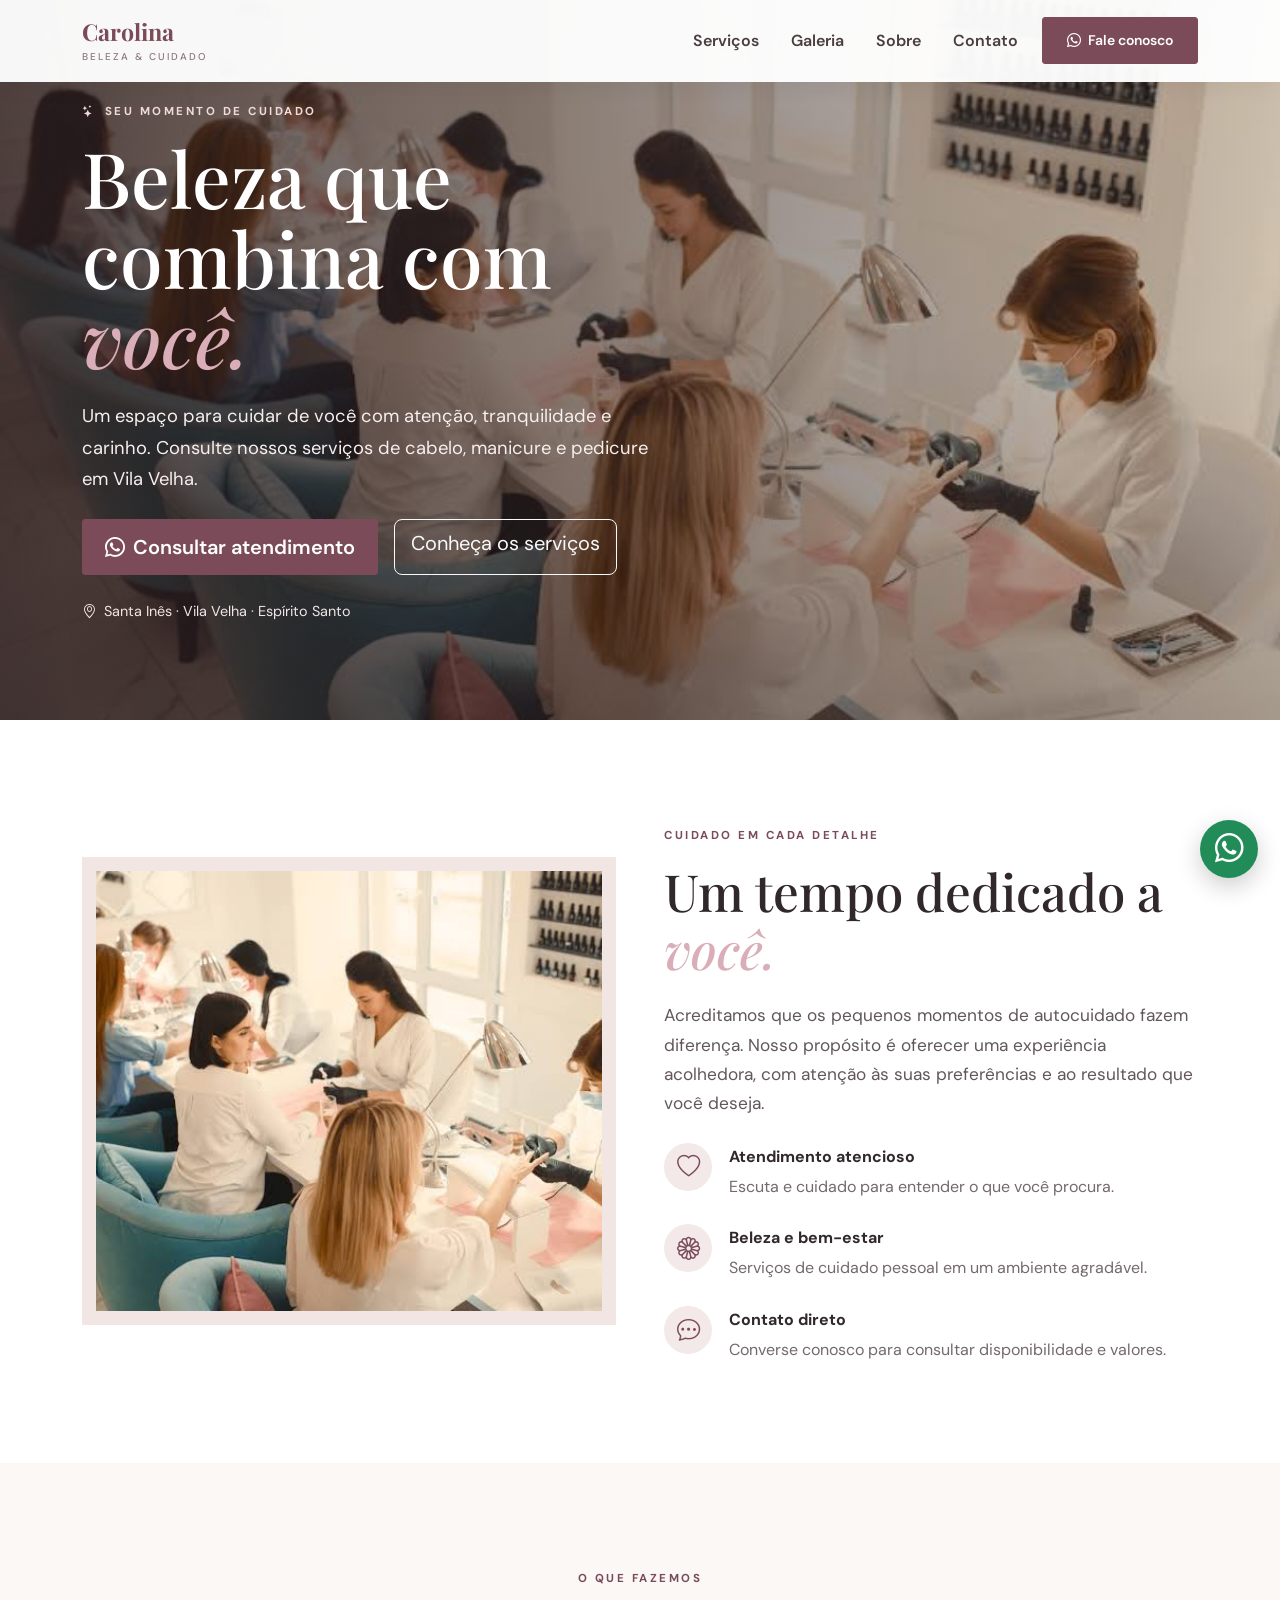
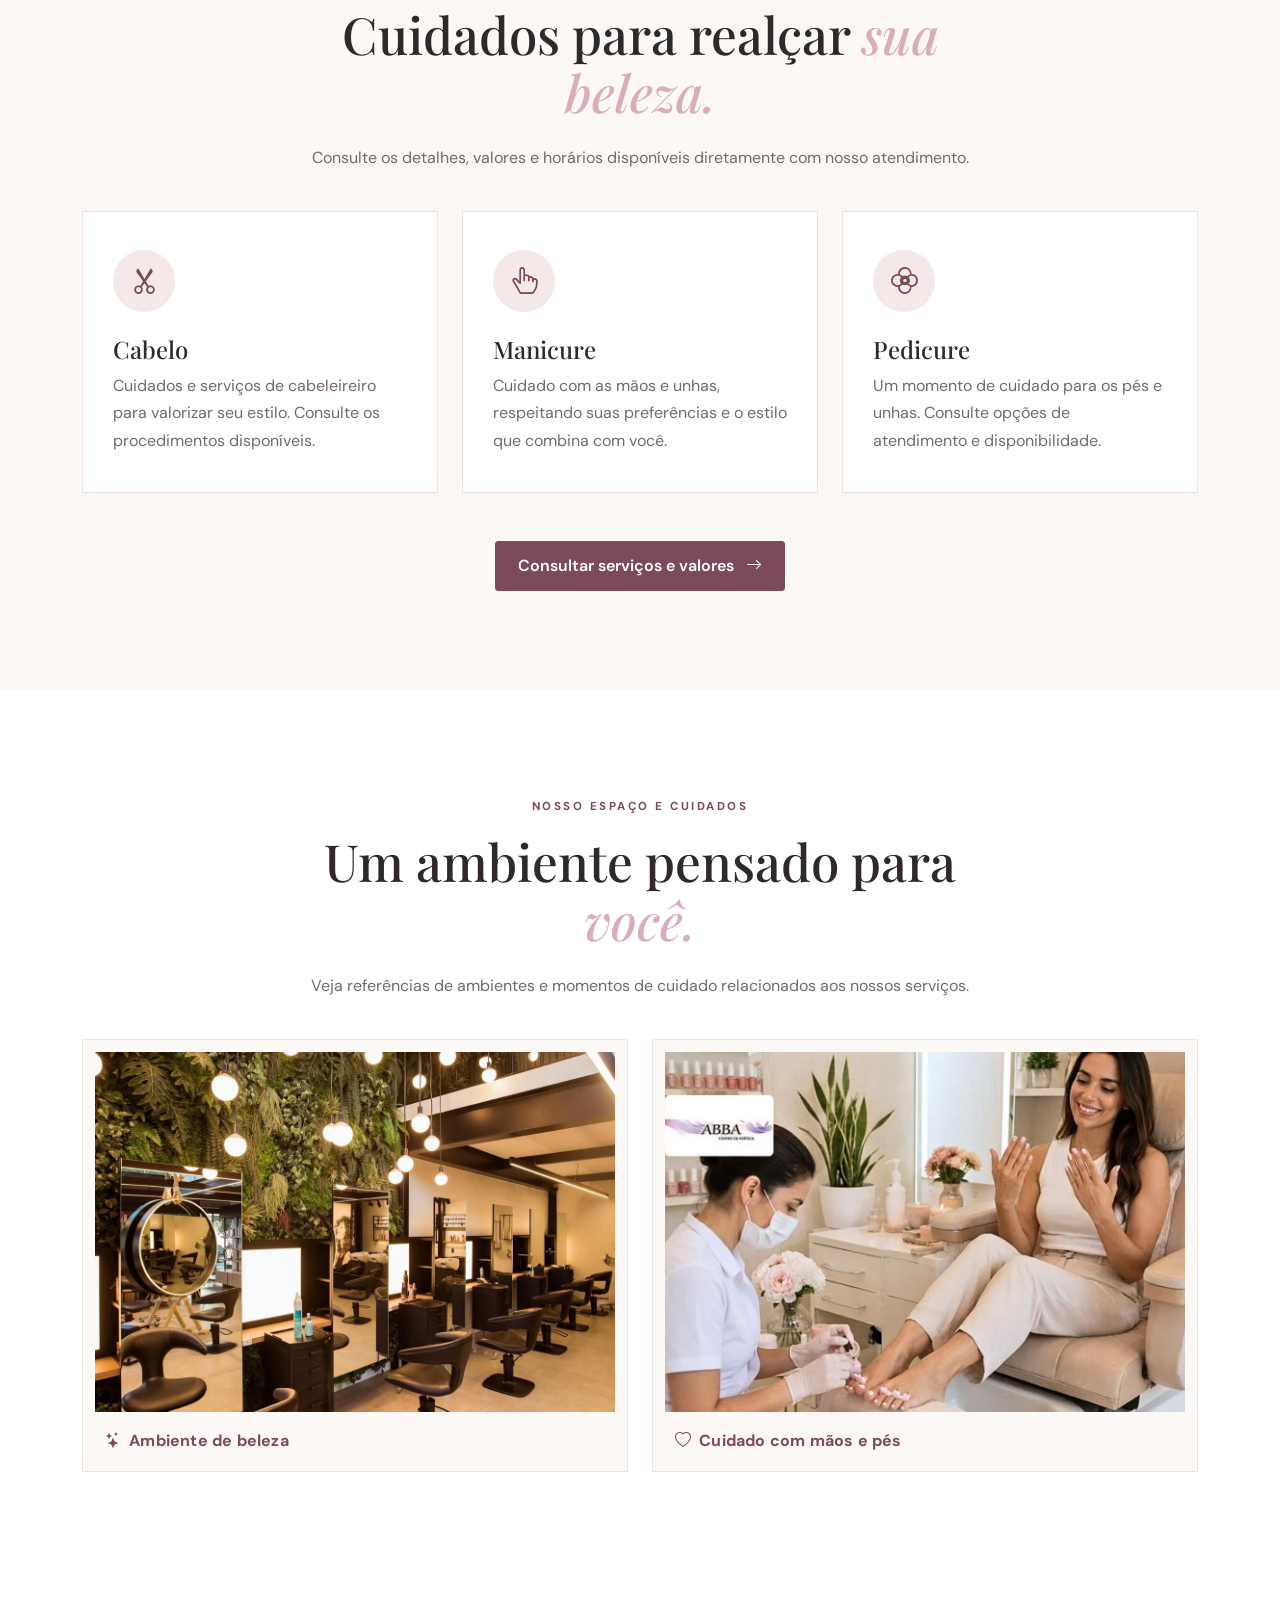
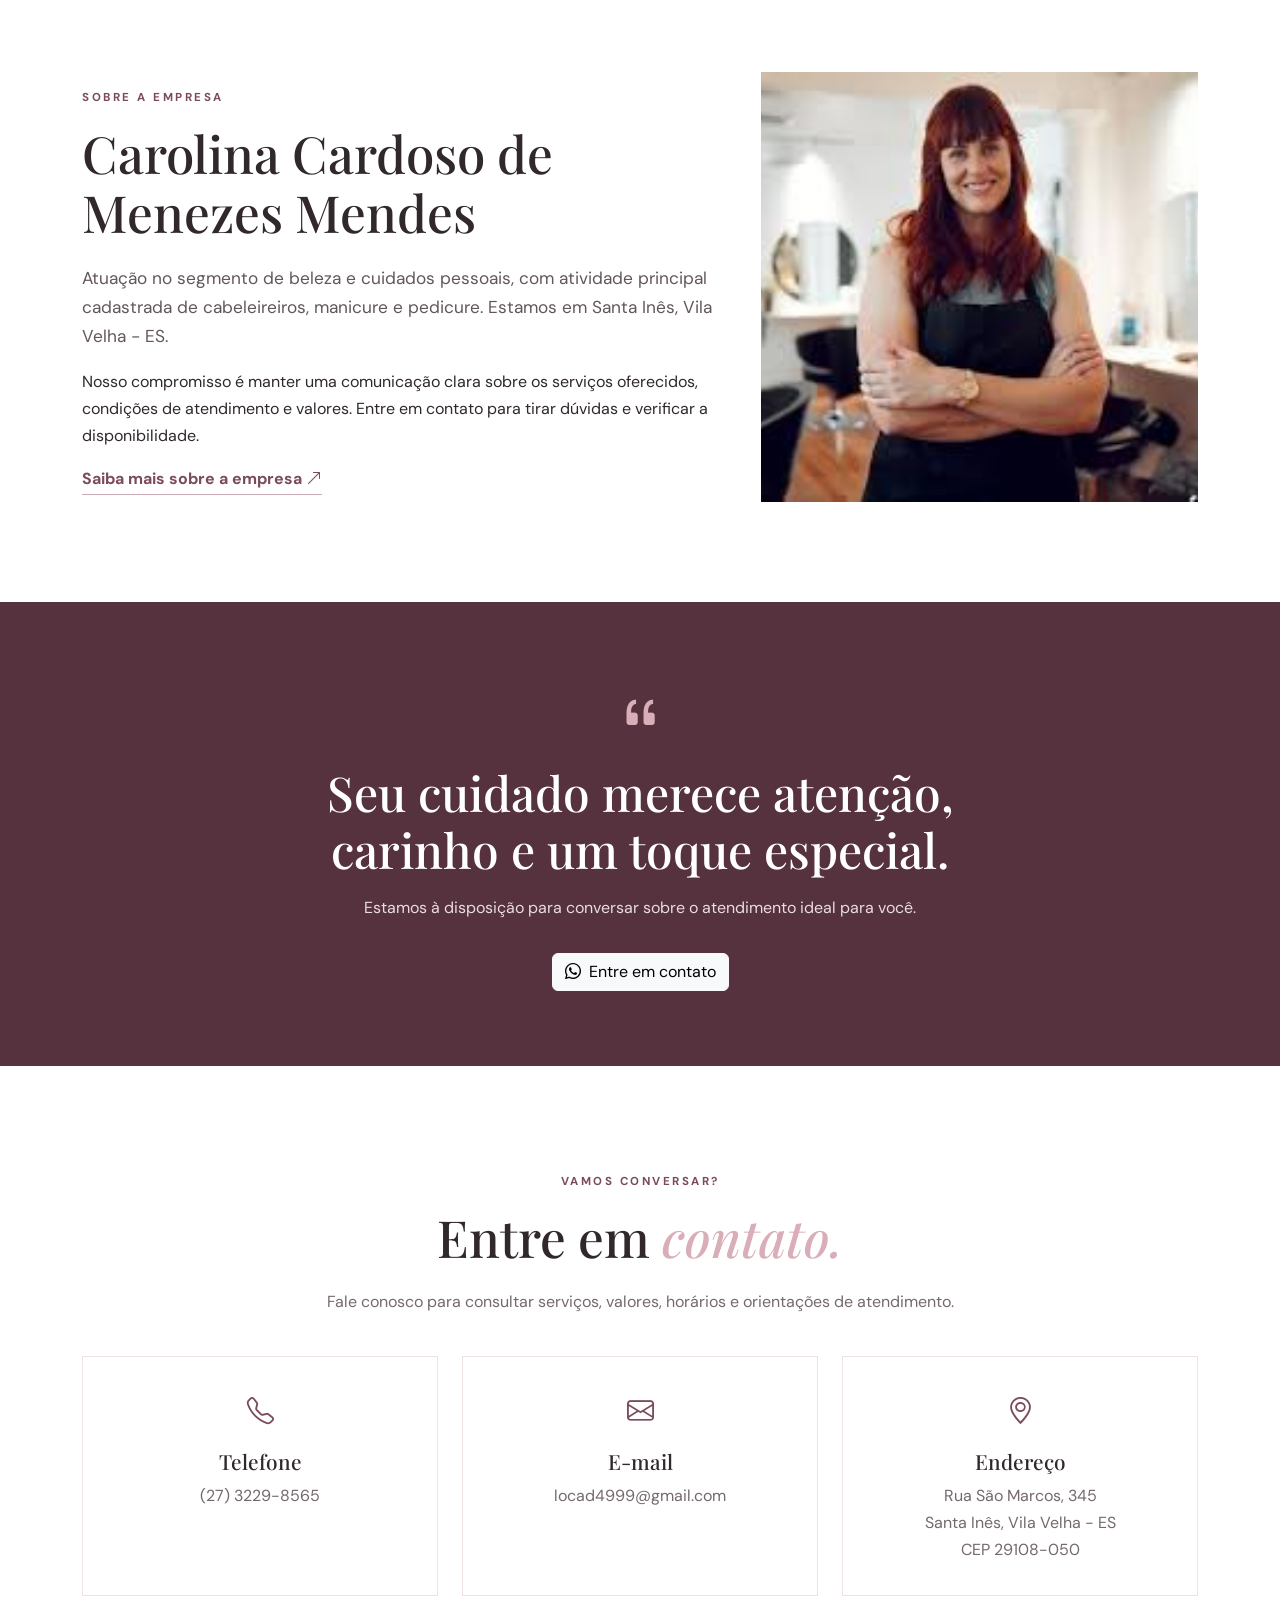
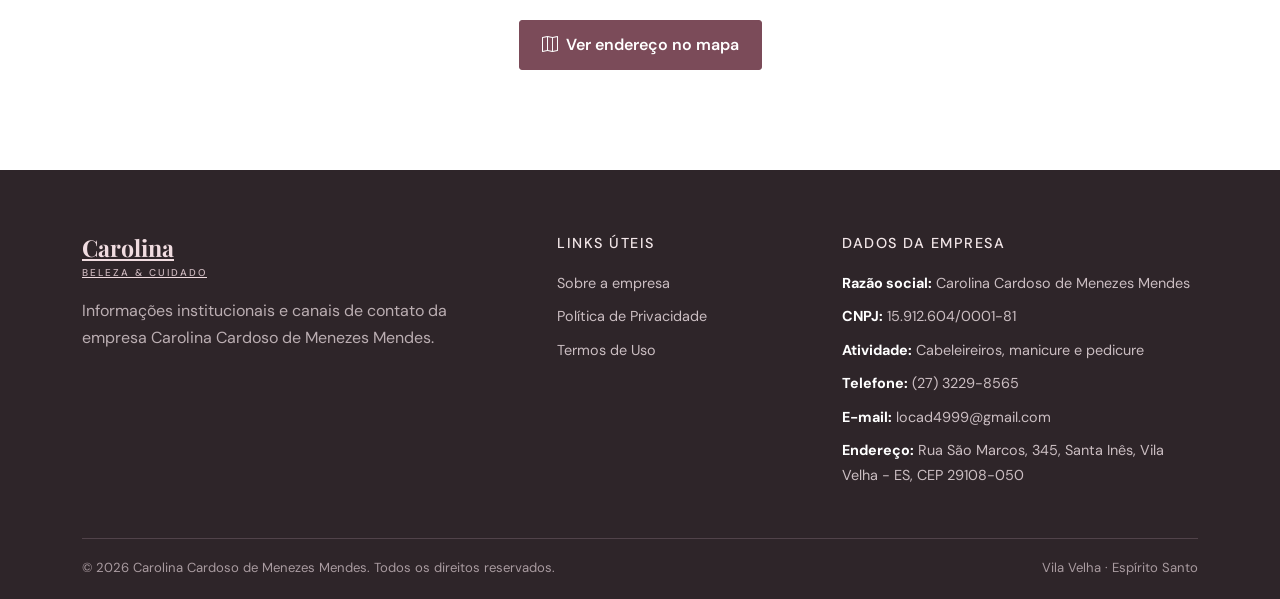
<file: index.html>
<!doctype html>
<html lang="pt-BR">
<head>
  <meta charset="utf-8">
  <meta name="viewport" content="width=device-width, initial-scale=1">
  <meta name="description" content="Atendimento em beleza, cabelo, manicure e pedicure em Santa Inês, Vila Velha - ES. Entre em contato para consultar serviços e horários.">
  <meta name="theme-color" content="#7b4b59">
  <title>Carolina Cardoso de Menezes Mendes | Beleza e cuidado</title>
  <link href="https://cdn.jsdelivr.net/npm/bootstrap@5.3.3/dist/css/bootstrap.min.css" rel="stylesheet">
  <link href="https://cdn.jsdelivr.net/npm/bootstrap-icons@1.11.3/font/bootstrap-icons.min.css" rel="stylesheet">
  <link rel="preconnect" href="https://fonts.googleapis.com">
  <link rel="preconnect" href="https://fonts.gstatic.com" crossorigin>
  <link href="https://fonts.googleapis.com/css2?family=DM+Sans:wght@400;500;600;700&family=Playfair+Display:wght@500;600;700&display=swap" rel="stylesheet">
  <link rel="stylesheet" href="styles.css">
</head>
<body>
<nav class="navbar navbar-expand-lg navbar-light fixed-top">
  <div class="container">
    <a class="navbar-brand" href="#inicio">Carolina <span>Beleza & Cuidado</span></a>
    <button class="navbar-toggler" type="button" data-bs-toggle="collapse" data-bs-target="#menu" aria-label="Abrir menu"><span class="navbar-toggler-icon"></span></button>
    <div class="collapse navbar-collapse" id="menu">
      <ul class="navbar-nav ms-auto align-items-lg-center gap-lg-3">
        <li class="nav-item"><a class="nav-link" href="#servicos">Serviços</a></li>
        <li class="nav-item"><a class="nav-link" href="#galeria">Galeria</a></li>
        <li class="nav-item"><a class="nav-link" href="#sobre">Sobre</a></li>
        <li class="nav-item"><a class="nav-link" href="#contato">Contato</a></li>
        <li class="nav-item"><a class="btn btn-brand btn-sm px-4" href="https://wa.me/552732298565" target="_blank" rel="noopener"><i class="bi bi-whatsapp me-1"></i> Fale conosco</a></li>
      </ul>
    </div>
  </div>
</nav>

<header id="inicio" class="hero">
  <div class="hero-shade"></div>
  <div class="container position-relative">
    <div class="row align-items-center min-vh-100 py-5">
      <div class="col-lg-7 py-5">
        <span class="eyebrow"><i class="bi bi-stars me-2"></i>Seu momento de cuidado</span>
        <h1>Beleza que combina com <em>você.</em></h1>
        <p class="hero-copy">Um espaço para cuidar de você com atenção, tranquilidade e carinho. Consulte nossos serviços de cabelo, manicure e pedicure em Vila Velha.</p>
        <div class="d-flex flex-wrap gap-3 mt-4">
          <a class="btn btn-brand btn-lg" href="https://wa.me/552732298565" target="_blank" rel="noopener"><i class="bi bi-whatsapp me-2"></i>Consultar atendimento</a>
          <a class="btn btn-outline-light btn-lg" href="#servicos">Conheça os serviços</a>
        </div>
        <div class="hero-note mt-4"><i class="bi bi-geo-alt me-2"></i>Santa Inês · Vila Velha · Espírito Santo</div>
      </div>
    </div>
  </div>
</header>

<section class="intro-section section-space">
  <div class="container">
    <div class="row align-items-center g-5">
      <div class="col-lg-6">
        <div class="photo-frame"><img src="assets/espaco-beleza.jpg" alt="Ambiente de salão com profissionais realizando cuidados de beleza" class="img-fluid"></div>
      </div>
      <div class="col-lg-6">
        <span class="eyebrow dark">Cuidado em cada detalhe</span>
        <h2 class="section-title">Um tempo dedicado a <em>você.</em></h2>
        <p class="lead-copy">Acreditamos que os pequenos momentos de autocuidado fazem diferença. Nosso propósito é oferecer uma experiência acolhedora, com atenção às suas preferências e ao resultado que você deseja.</p>
        <div class="feature-line"><i class="bi bi-heart"></i><div><strong>Atendimento atencioso</strong><p>Escuta e cuidado para entender o que você procura.</p></div></div>
        <div class="feature-line"><i class="bi bi-flower1"></i><div><strong>Beleza e bem-estar</strong><p>Serviços de cuidado pessoal em um ambiente agradável.</p></div></div>
        <div class="feature-line"><i class="bi bi-chat-dots"></i><div><strong>Contato direto</strong><p>Converse conosco para consultar disponibilidade e valores.</p></div></div>
      </div>
    </div>
  </div>
</section>

<section id="servicos" class="services-section section-space">
  <div class="container">
    <div class="text-center section-heading">
      <span class="eyebrow dark">O que fazemos</span>
      <h2 class="section-title">Cuidados para realçar <em>sua beleza.</em></h2>
      <p>Consulte os detalhes, valores e horários disponíveis diretamente com nosso atendimento.</p>
    </div>
    <div class="row g-4 mt-3">
      <div class="col-md-4"><article class="service-card"><div class="service-icon"><i class="bi bi-scissors"></i></div><h3>Cabelo</h3><p>Cuidados e serviços de cabeleireiro para valorizar seu estilo. Consulte os procedimentos disponíveis.</p></article></div>
      <div class="col-md-4"><article class="service-card"><div class="service-icon"><i class="bi bi-hand-index-thumb"></i></div><h3>Manicure</h3><p>Cuidado com as mãos e unhas, respeitando suas preferências e o estilo que combina com você.</p></article></div>
      <div class="col-md-4"><article class="service-card"><div class="service-icon"><i class="bi bi-flower2"></i></div><h3>Pedicure</h3><p>Um momento de cuidado para os pés e unhas. Consulte opções de atendimento e disponibilidade.</p></article></div>
    </div>
    <div class="text-center mt-5"><a class="btn btn-brand" href="https://wa.me/552732298565" target="_blank" rel="noopener">Consultar serviços e valores <i class="bi bi-arrow-right ms-2"></i></a></div>
  </div>
</section>


<section class="gallery-section section-space" id="galeria">
  <div class="container">
    <div class="text-center section-heading">
      <span class="eyebrow dark">Nosso espaço e cuidados</span>
      <h2 class="section-title">Um ambiente pensado para <em>você.</em></h2>
      <p>Veja referências de ambientes e momentos de cuidado relacionados aos nossos serviços.</p>
    </div>
    <div class="row g-4 mt-3">
      <div class="col-md-6">
        <figure class="gallery-card">
          <img src="assets/salao-moderno.jpg" alt="Salão de beleza moderno com cadeiras, espelhos e jardim vertical" class="img-fluid">
          <figcaption><i class="bi bi-stars me-2"></i>Ambiente de beleza</figcaption>
        </figure>
      </div>
      <div class="col-md-6">
        <figure class="gallery-card">
          <img src="assets/manicure-pedicure.jpg" alt="Atendimento de manicure e pedicure em espaço de estética" class="img-fluid">
          <figcaption><i class="bi bi-heart me-2"></i>Cuidado com mãos e pés</figcaption>
        </figure>
      </div>
    </div>
  </div>
</section>

<section id="sobre" class="about-section section-space">
  <div class="container">
    <div class="row align-items-center g-5">
      <div class="col-lg-5 order-lg-2"><img src="assets/atendimento-beleza.jpg" class="img-fluid about-photo" alt="Profissional de beleza em um ambiente de salão"></div>
      <div class="col-lg-7 order-lg-1">
        <span class="eyebrow dark">Sobre a empresa</span>
        <h2 class="section-title">Carolina Cardoso de Menezes Mendes</h2>
        <p class="lead-copy">Atuação no segmento de beleza e cuidados pessoais, com atividade principal cadastrada de cabeleireiros, manicure e pedicure. Estamos em Santa Inês, Vila Velha - ES.</p>
        <p>Nosso compromisso é manter uma comunicação clara sobre os serviços oferecidos, condições de atendimento e valores. Entre em contato para tirar dúvidas e verificar a disponibilidade.</p>
        <a href="sobre.html" class="text-link">Saiba mais sobre a empresa <i class="bi bi-arrow-up-right"></i></a>
      </div>
    </div>
  </div>
</section>

<section class="quote-section">
  <div class="container text-center">
    <i class="bi bi-quote quote-mark"></i>
    <h2>Seu cuidado merece atenção, carinho e um toque especial.</h2>
    <p>Estamos à disposição para conversar sobre o atendimento ideal para você.</p>
    <a class="btn btn-light mt-3" href="https://wa.me/552732298565" target="_blank" rel="noopener"><i class="bi bi-whatsapp me-2"></i>Entre em contato</a>
  </div>
</section>

<section id="contato" class="contact-section section-space">
  <div class="container">
    <div class="text-center section-heading">
      <span class="eyebrow dark">Vamos conversar?</span>
      <h2 class="section-title">Entre em <em>contato.</em></h2>
      <p>Fale conosco para consultar serviços, valores, horários e orientações de atendimento.</p>
    </div>
    <div class="row g-4 mt-2">
      <div class="col-md-4"><div class="contact-card"><i class="bi bi-telephone"></i><h3>Telefone</h3><a href="tel:+552732298565">(27) 3229-8565</a></div></div>
      <div class="col-md-4"><div class="contact-card"><i class="bi bi-envelope"></i><h3>E-mail</h3><a href="mailto:locad4999@gmail.com">locad4999@gmail.com</a></div></div>
      <div class="col-md-4"><div class="contact-card"><i class="bi bi-geo-alt"></i><h3>Endereço</h3><p>Rua São Marcos, 345<br>Santa Inês, Vila Velha - ES<br>CEP 29108-050</p></div></div>
    </div>
    <div class="text-center mt-4"><a class="btn btn-brand" href="https://www.google.com/maps/search/?api=1&query=Rua+Sao+Marcos+345+Santa+Ines+Vila+Velha+ES+29108-050" target="_blank" rel="noopener"><i class="bi bi-map me-2"></i>Ver endereço no mapa</a></div>
  </div>
</section>

<footer class="site-footer">
  <div class="container">
    <div class="row gy-4">
      <div class="col-lg-5"><a class="footer-brand" href="#inicio">Carolina <span>Beleza & Cuidado</span></a><p class="footer-about">Informações institucionais e canais de contato da empresa Carolina Cardoso de Menezes Mendes.</p></div>
      <div class="col-6 col-lg-3"><h3>Links úteis</h3><ul class="footer-links"><li><a href="sobre.html">Sobre a empresa</a></li><li><a href="politica-de-privacidade.html">Política de Privacidade</a></li><li><a href="termos-de-uso.html">Termos de Uso</a></li></ul></div>
      <div class="col-6 col-lg-4"><h3>Dados da empresa</h3><ul class="footer-data"><li><strong>Razão social:</strong> Carolina Cardoso de Menezes Mendes</li><li><strong>CNPJ:</strong> 15.912.604/0001-81</li><li><strong>Atividade:</strong> Cabeleireiros, manicure e pedicure</li><li><strong>Telefone:</strong> (27) 3229-8565</li><li><strong>E-mail:</strong> locad4999@gmail.com</li><li><strong>Endereço:</strong> Rua São Marcos, 345, Santa Inês, Vila Velha - ES, CEP 29108-050</li></ul></div>
    </div>
    <div class="footer-bottom"><span>© <span id="year"></span> Carolina Cardoso de Menezes Mendes. Todos os direitos reservados.</span><span>Vila Velha · Espírito Santo</span></div>
  </div>
</footer>
<a class="whatsapp-float" href="https://wa.me/552732298565" target="_blank" rel="noopener" aria-label="Fale pelo WhatsApp"><i class="bi bi-whatsapp"></i></a>
<script src="https://cdn.jsdelivr.net/npm/bootstrap@5.3.3/dist/js/bootstrap.bundle.min.js"></script>
<script>document.getElementById('year').textContent = new Date().getFullYear();</script>
</body>
</html>
</file>
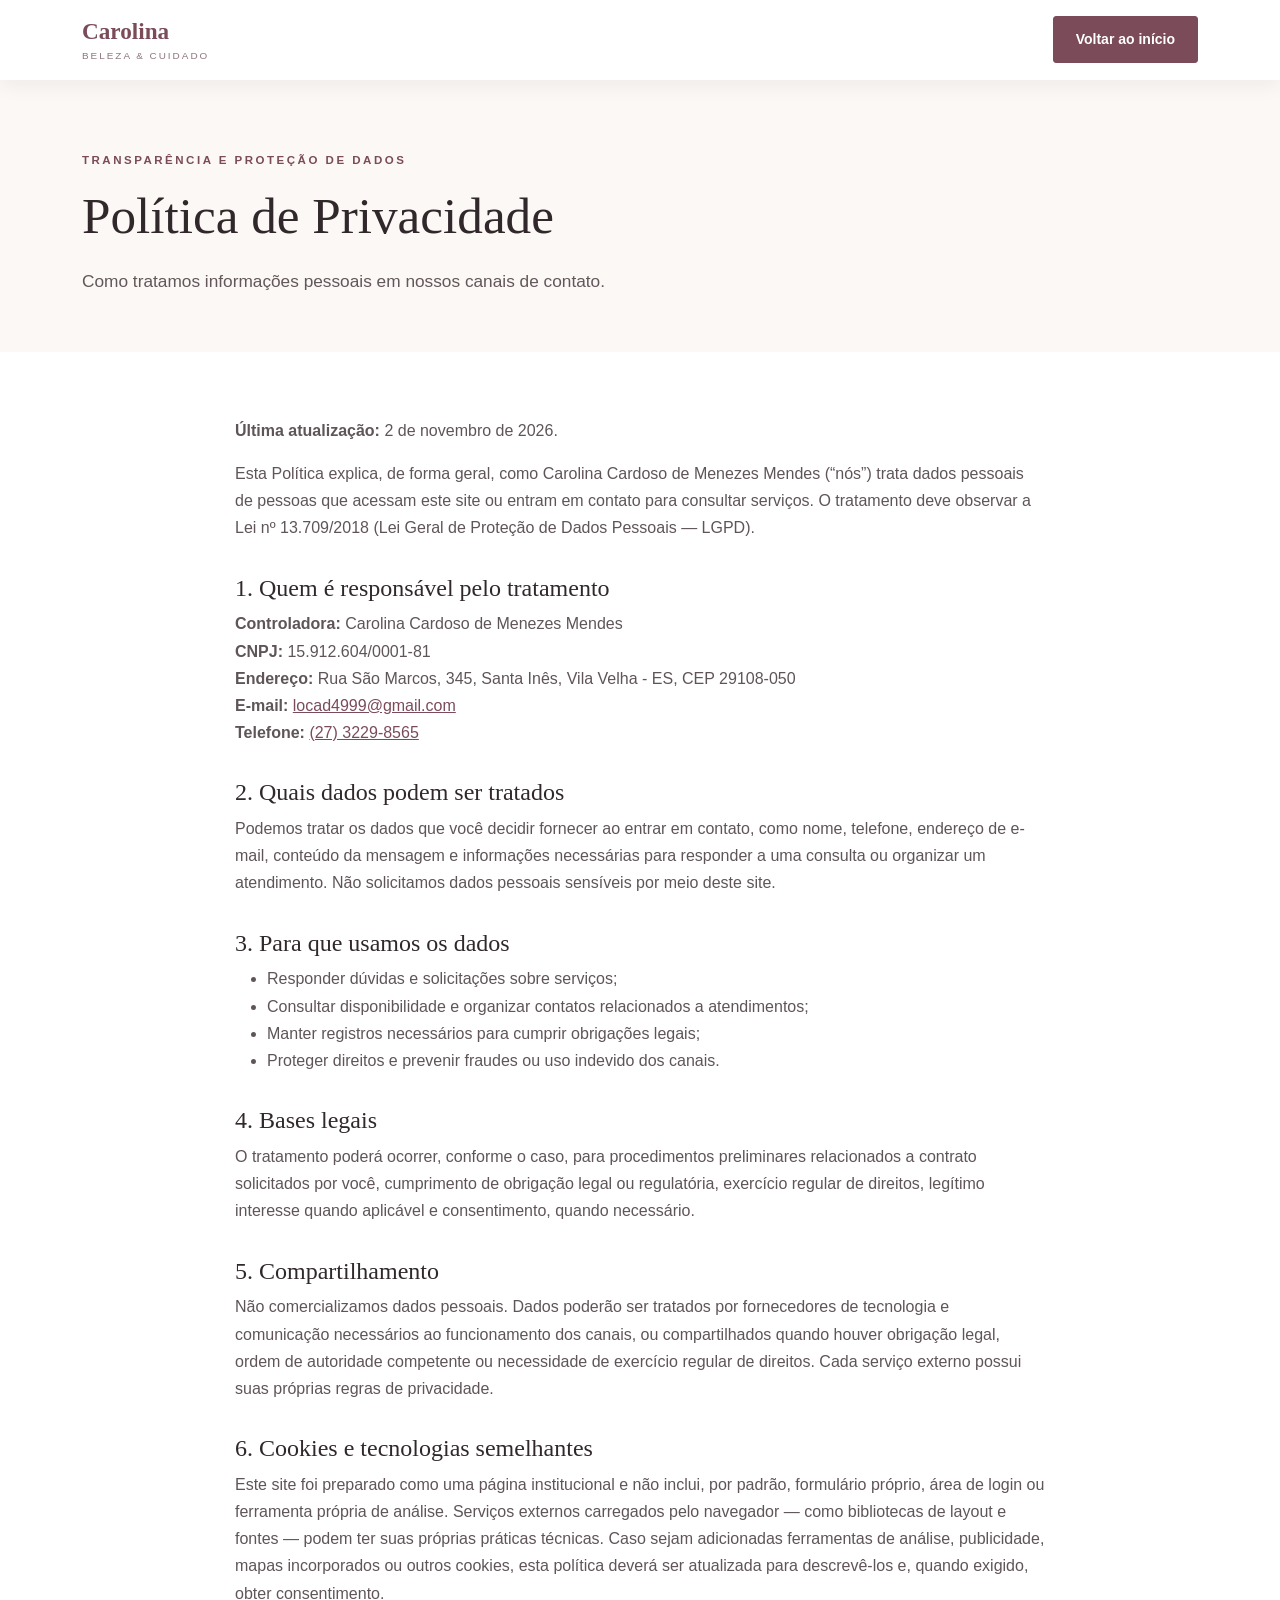
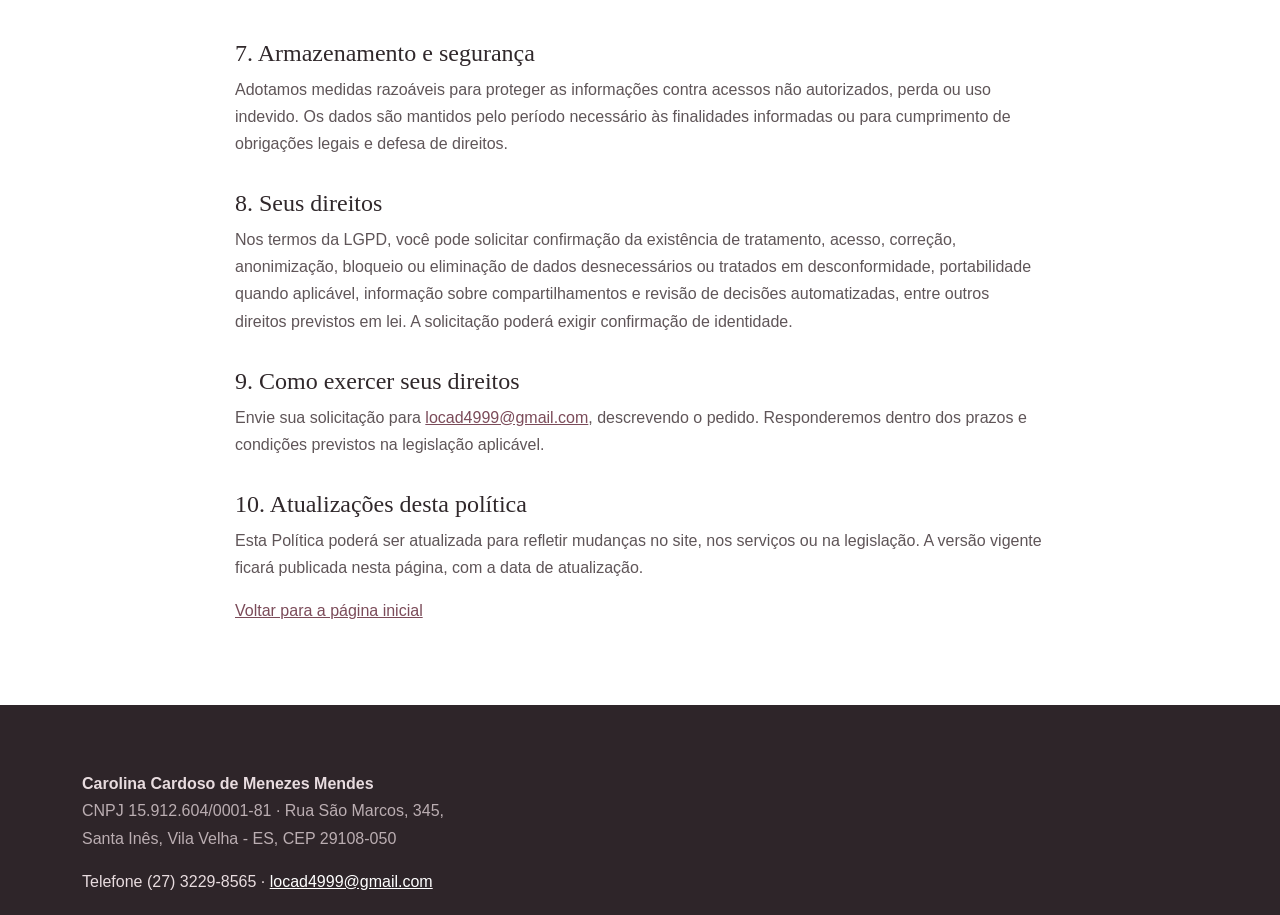
<file: politica-de-privacidade.html>
<!doctype html><html lang="pt-BR"><head><meta charset="utf-8"><meta name="viewport" content="width=device-width, initial-scale=1"><title>Política de Privacidade | Carolina Cardoso de Menezes Mendes</title><link href="https://cdn.jsdelivr.net/npm/bootstrap@5.3.3/dist/css/bootstrap.min.css" rel="stylesheet"><link rel="stylesheet" href="styles.css"></head><body><nav class="navbar fixed-top"><div class="container"><a class="navbar-brand" href="index.html">Carolina <span>Beleza & Cuidado</span></a><a class="btn btn-brand btn-sm" href="index.html">Voltar ao início</a></div></nav><header class="legal-hero"><div class="container"><span class="eyebrow dark">Transparência e proteção de dados</span><h1 class="section-title">Política de Privacidade</h1><p class="lead-copy mb-0">Como tratamos informações pessoais em nossos canais de contato.</p></div></header><main class="container legal-content"><p><strong>Última atualização:</strong> 2 de novembro de 2026.</p><p>Esta Política explica, de forma geral, como Carolina Cardoso de Menezes Mendes (“nós”) trata dados pessoais de pessoas que acessam este site ou entram em contato para consultar serviços. O tratamento deve observar a Lei nº 13.709/2018 (Lei Geral de Proteção de Dados Pessoais — LGPD).</p><h2>1. Quem é responsável pelo tratamento</h2><p><strong>Controladora:</strong> Carolina Cardoso de Menezes Mendes<br><strong>CNPJ:</strong> 15.912.604/0001-81<br><strong>Endereço:</strong> Rua São Marcos, 345, Santa Inês, Vila Velha - ES, CEP 29108-050<br><strong>E-mail:</strong> <a href="mailto:locad4999@gmail.com">locad4999@gmail.com</a><br><strong>Telefone:</strong> <a href="tel:+552732298565">(27) 3229-8565</a></p><h2>2. Quais dados podem ser tratados</h2><p>Podemos tratar os dados que você decidir fornecer ao entrar em contato, como nome, telefone, endereço de e-mail, conteúdo da mensagem e informações necessárias para responder a uma consulta ou organizar um atendimento. Não solicitamos dados pessoais sensíveis por meio deste site.</p><h2>3. Para que usamos os dados</h2><ul><li>Responder dúvidas e solicitações sobre serviços;</li><li>Consultar disponibilidade e organizar contatos relacionados a atendimentos;</li><li>Manter registros necessários para cumprir obrigações legais;</li><li>Proteger direitos e prevenir fraudes ou uso indevido dos canais.</li></ul><h2>4. Bases legais</h2><p>O tratamento poderá ocorrer, conforme o caso, para procedimentos preliminares relacionados a contrato solicitados por você, cumprimento de obrigação legal ou regulatória, exercício regular de direitos, legítimo interesse quando aplicável e consentimento, quando necessário.</p><h2>5. Compartilhamento</h2><p>Não comercializamos dados pessoais. Dados poderão ser tratados por fornecedores de tecnologia e comunicação necessários ao funcionamento dos canais, ou compartilhados quando houver obrigação legal, ordem de autoridade competente ou necessidade de exercício regular de direitos. Cada serviço externo possui suas próprias regras de privacidade.</p><h2>6. Cookies e tecnologias semelhantes</h2><p>Este site foi preparado como uma página institucional e não inclui, por padrão, formulário próprio, área de login ou ferramenta própria de análise. Serviços externos carregados pelo navegador — como bibliotecas de layout e fontes — podem ter suas próprias práticas técnicas. Caso sejam adicionadas ferramentas de análise, publicidade, mapas incorporados ou outros cookies, esta política deverá ser atualizada para descrevê-los e, quando exigido, obter consentimento.</p><h2>7. Armazenamento e segurança</h2><p>Adotamos medidas razoáveis para proteger as informações contra acessos não autorizados, perda ou uso indevido. Os dados são mantidos pelo período necessário às finalidades informadas ou para cumprimento de obrigações legais e defesa de direitos.</p><h2>8. Seus direitos</h2><p>Nos termos da LGPD, você pode solicitar confirmação da existência de tratamento, acesso, correção, anonimização, bloqueio ou eliminação de dados desnecessários ou tratados em desconformidade, portabilidade quando aplicável, informação sobre compartilhamentos e revisão de decisões automatizadas, entre outros direitos previstos em lei. A solicitação poderá exigir confirmação de identidade.</p><h2>9. Como exercer seus direitos</h2><p>Envie sua solicitação para <a href="mailto:locad4999@gmail.com">locad4999@gmail.com</a>, descrevendo o pedido. Responderemos dentro dos prazos e condições previstos na legislação aplicável.</p><h2>10. Atualizações desta política</h2><p>Esta Política poderá ser atualizada para refletir mudanças no site, nos serviços ou na legislação. A versão vigente ficará publicada nesta página, com a data de atualização.</p><p><a href="index.html">Voltar para a página inicial</a></p></main><footer class="site-footer"><div class="container"><strong>Carolina Cardoso de Menezes Mendes</strong><p class="footer-about">CNPJ 15.912.604/0001-81 · Rua São Marcos, 345, Santa Inês, Vila Velha - ES, CEP 29108-050</p><p class="mb-0">Telefone (27) 3229-8565 · <a class="text-white" href="mailto:locad4999@gmail.com">locad4999@gmail.com</a></p></div></footer></body></html>
</file>
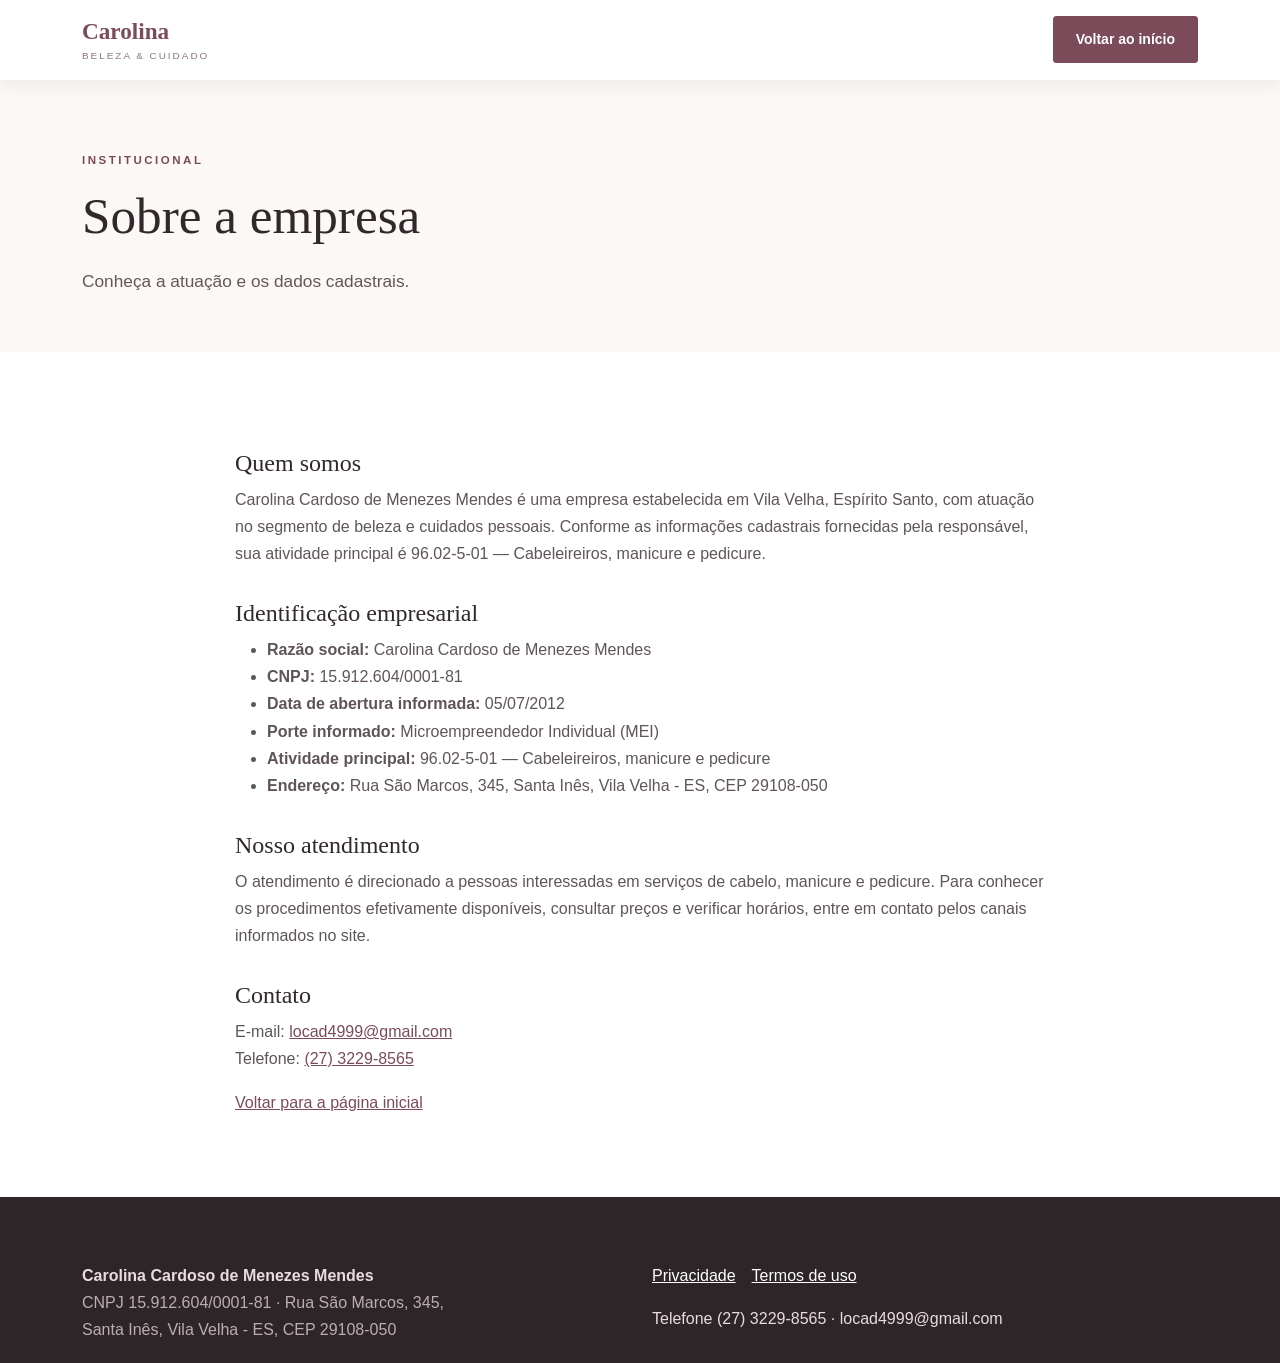
<file: sobre.html>
<!doctype html><html lang="pt-BR"><head><meta charset="utf-8"><meta name="viewport" content="width=device-width, initial-scale=1"><title>Sobre | Carolina Cardoso de Menezes Mendes</title><link href="https://cdn.jsdelivr.net/npm/bootstrap@5.3.3/dist/css/bootstrap.min.css" rel="stylesheet"><link href="https://cdn.jsdelivr.net/npm/bootstrap-icons@1.11.3/font/bootstrap-icons.min.css" rel="stylesheet"><link rel="stylesheet" href="styles.css"></head><body><nav class="navbar fixed-top"><div class="container"><a class="navbar-brand" href="index.html">Carolina <span>Beleza & Cuidado</span></a><a class="btn btn-brand btn-sm" href="index.html">Voltar ao início</a></div></nav><header class="legal-hero"><div class="container"><span class="eyebrow dark">Institucional</span><h1 class="section-title">Sobre a empresa</h1><p class="lead-copy mb-0">Conheça a atuação e os dados cadastrais.</p></div></header><main class="container legal-content"><h2>Quem somos</h2><p>Carolina Cardoso de Menezes Mendes é uma empresa estabelecida em Vila Velha, Espírito Santo, com atuação no segmento de beleza e cuidados pessoais. Conforme as informações cadastrais fornecidas pela responsável, sua atividade principal é 96.02-5-01 — Cabeleireiros, manicure e pedicure.</p><h2>Identificação empresarial</h2><ul><li><strong>Razão social:</strong> Carolina Cardoso de Menezes Mendes</li><li><strong>CNPJ:</strong> 15.912.604/0001-81</li><li><strong>Data de abertura informada:</strong> 05/07/2012</li><li><strong>Porte informado:</strong> Microempreendedor Individual (MEI)</li><li><strong>Atividade principal:</strong> 96.02-5-01 — Cabeleireiros, manicure e pedicure</li><li><strong>Endereço:</strong> Rua São Marcos, 345, Santa Inês, Vila Velha - ES, CEP 29108-050</li></ul><h2>Nosso atendimento</h2><p>O atendimento é direcionado a pessoas interessadas em serviços de cabelo, manicure e pedicure. Para conhecer os procedimentos efetivamente disponíveis, consultar preços e verificar horários, entre em contato pelos canais informados no site.</p><h2>Contato</h2><p>E-mail: <a href="mailto:locad4999@gmail.com">locad4999@gmail.com</a><br>Telefone: <a href="tel:+552732298565">(27) 3229-8565</a></p><p><a href="index.html">Voltar para a página inicial</a></p></main><footer class="site-footer"><div class="container"><div class="row gy-3"><div class="col-md-6"><strong>Carolina Cardoso de Menezes Mendes</strong><p class="footer-about mb-0">CNPJ 15.912.604/0001-81 · Rua São Marcos, 345, Santa Inês, Vila Velha - ES, CEP 29108-050</p></div><div class="col-md-6"><a href="politica-de-privacidade.html" class="text-white me-3">Privacidade</a><a href="termos-de-uso.html" class="text-white">Termos de uso</a><p class="mt-3 mb-0">Telefone (27) 3229-8565 · locad4999@gmail.com</p></div></div></div></footer></body></html>
</file>
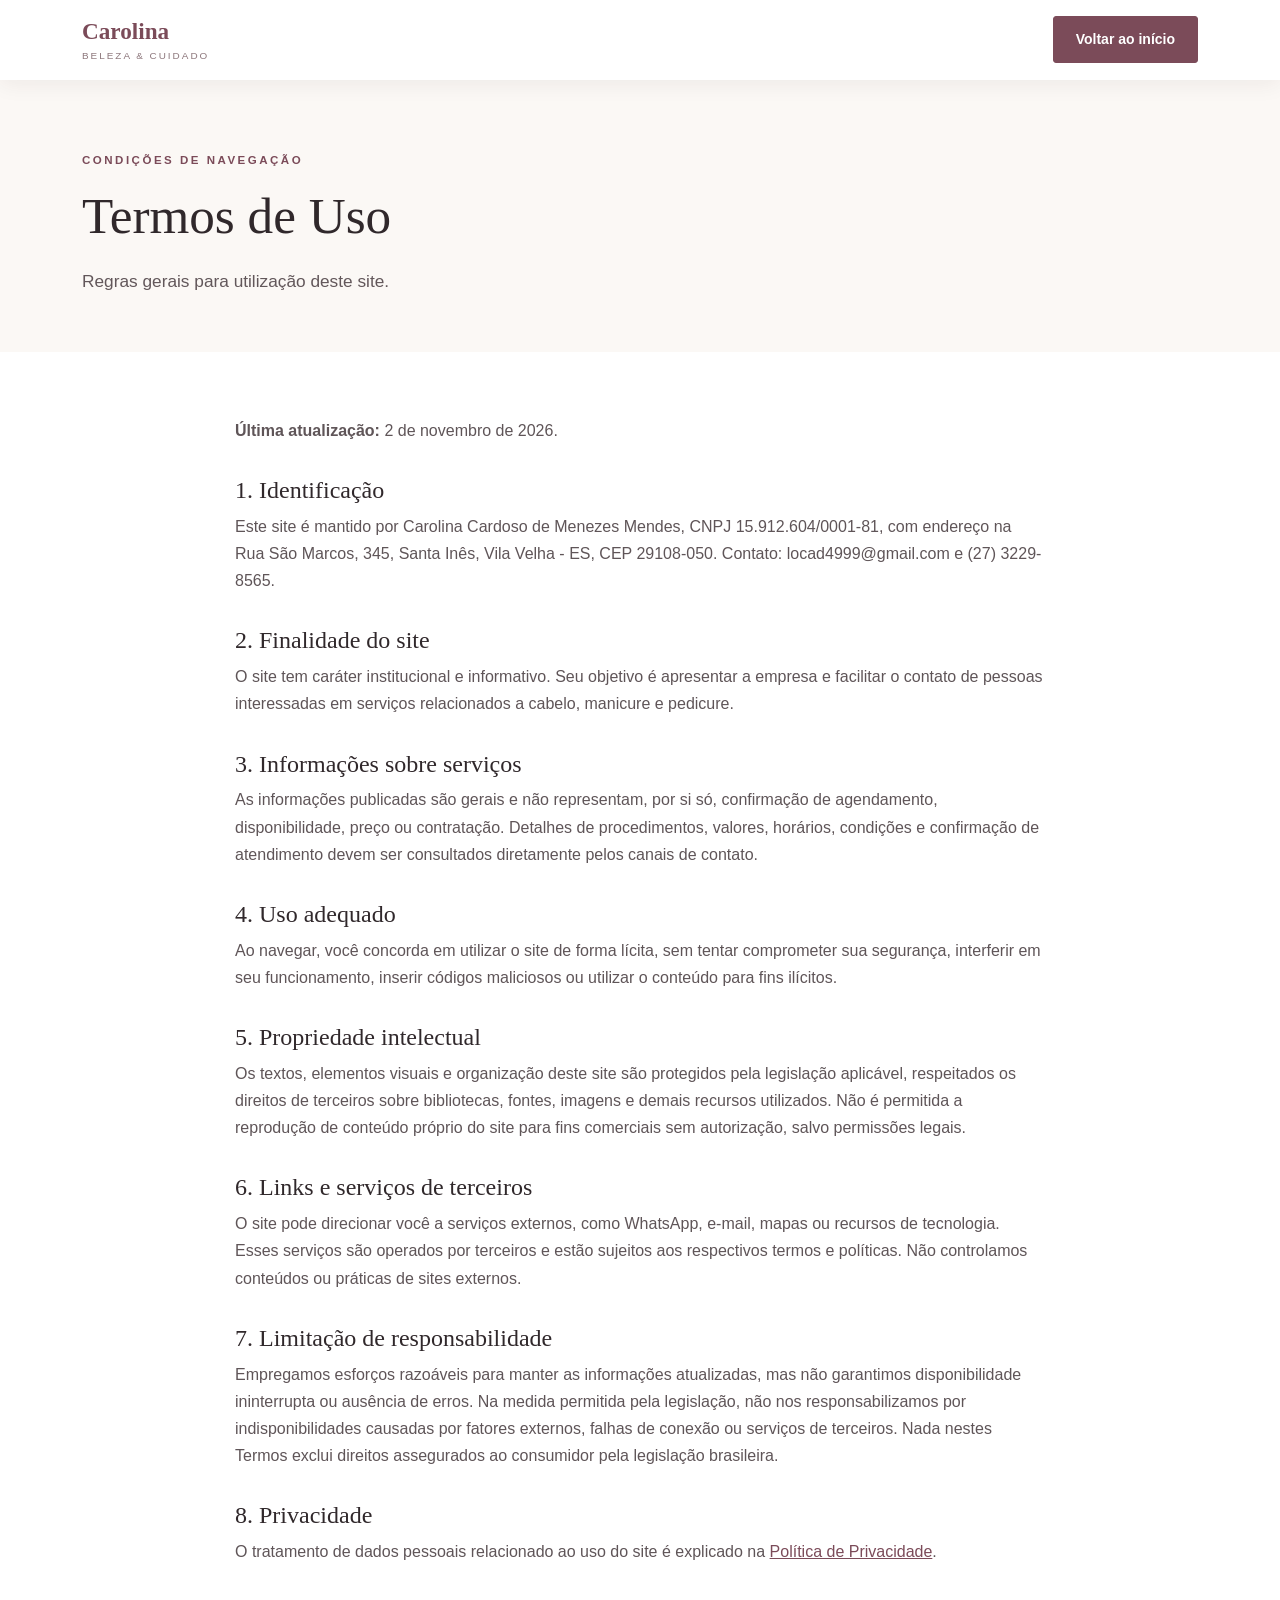
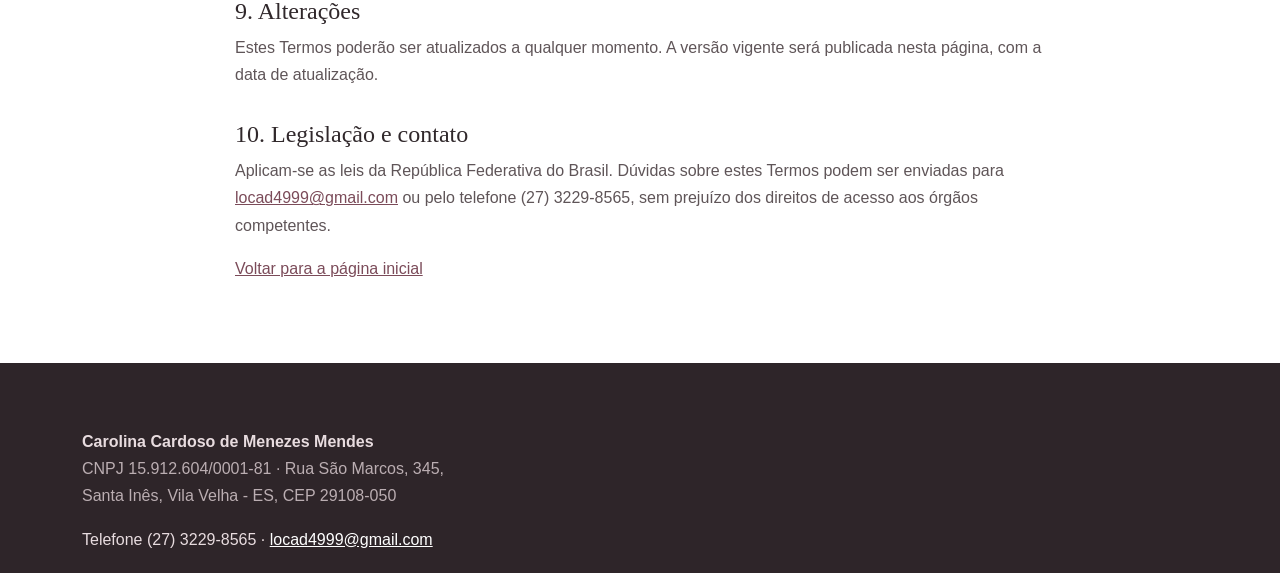
<file: termos-de-uso.html>
<!doctype html><html lang="pt-BR"><head><meta charset="utf-8"><meta name="viewport" content="width=device-width, initial-scale=1"><title>Termos de Uso | Carolina Cardoso de Menezes Mendes</title><link href="https://cdn.jsdelivr.net/npm/bootstrap@5.3.3/dist/css/bootstrap.min.css" rel="stylesheet"><link rel="stylesheet" href="styles.css"></head><body><nav class="navbar fixed-top"><div class="container"><a class="navbar-brand" href="index.html">Carolina <span>Beleza & Cuidado</span></a><a class="btn btn-brand btn-sm" href="index.html">Voltar ao início</a></div></nav><header class="legal-hero"><div class="container"><span class="eyebrow dark">Condições de navegação</span><h1 class="section-title">Termos de Uso</h1><p class="lead-copy mb-0">Regras gerais para utilização deste site.</p></div></header><main class="container legal-content"><p><strong>Última atualização:</strong> 2 de novembro de 2026.</p><h2>1. Identificação</h2><p>Este site é mantido por Carolina Cardoso de Menezes Mendes, CNPJ 15.912.604/0001-81, com endereço na Rua São Marcos, 345, Santa Inês, Vila Velha - ES, CEP 29108-050. Contato: locad4999@gmail.com e (27) 3229-8565.</p><h2>2. Finalidade do site</h2><p>O site tem caráter institucional e informativo. Seu objetivo é apresentar a empresa e facilitar o contato de pessoas interessadas em serviços relacionados a cabelo, manicure e pedicure.</p><h2>3. Informações sobre serviços</h2><p>As informações publicadas são gerais e não representam, por si só, confirmação de agendamento, disponibilidade, preço ou contratação. Detalhes de procedimentos, valores, horários, condições e confirmação de atendimento devem ser consultados diretamente pelos canais de contato.</p><h2>4. Uso adequado</h2><p>Ao navegar, você concorda em utilizar o site de forma lícita, sem tentar comprometer sua segurança, interferir em seu funcionamento, inserir códigos maliciosos ou utilizar o conteúdo para fins ilícitos.</p><h2>5. Propriedade intelectual</h2><p>Os textos, elementos visuais e organização deste site são protegidos pela legislação aplicável, respeitados os direitos de terceiros sobre bibliotecas, fontes, imagens e demais recursos utilizados. Não é permitida a reprodução de conteúdo próprio do site para fins comerciais sem autorização, salvo permissões legais.</p><h2>6. Links e serviços de terceiros</h2><p>O site pode direcionar você a serviços externos, como WhatsApp, e-mail, mapas ou recursos de tecnologia. Esses serviços são operados por terceiros e estão sujeitos aos respectivos termos e políticas. Não controlamos conteúdos ou práticas de sites externos.</p><h2>7. Limitação de responsabilidade</h2><p>Empregamos esforços razoáveis para manter as informações atualizadas, mas não garantimos disponibilidade ininterrupta ou ausência de erros. Na medida permitida pela legislação, não nos responsabilizamos por indisponibilidades causadas por fatores externos, falhas de conexão ou serviços de terceiros. Nada nestes Termos exclui direitos assegurados ao consumidor pela legislação brasileira.</p><h2>8. Privacidade</h2><p>O tratamento de dados pessoais relacionado ao uso do site é explicado na <a href="politica-de-privacidade.html">Política de Privacidade</a>.</p><h2>9. Alterações</h2><p>Estes Termos poderão ser atualizados a qualquer momento. A versão vigente será publicada nesta página, com a data de atualização.</p><h2>10. Legislação e contato</h2><p>Aplicam-se as leis da República Federativa do Brasil. Dúvidas sobre estes Termos podem ser enviadas para <a href="mailto:locad4999@gmail.com">locad4999@gmail.com</a> ou pelo telefone (27) 3229-8565, sem prejuízo dos direitos de acesso aos órgãos competentes.</p><p><a href="index.html">Voltar para a página inicial</a></p></main><footer class="site-footer"><div class="container"><strong>Carolina Cardoso de Menezes Mendes</strong><p class="footer-about">CNPJ 15.912.604/0001-81 · Rua São Marcos, 345, Santa Inês, Vila Velha - ES, CEP 29108-050</p><p class="mb-0">Telefone (27) 3229-8565 · <a class="text-white" href="mailto:locad4999@gmail.com">locad4999@gmail.com</a></p></div></footer></body></html>
</file>
<file: styles.css>
:root{--wine:#7b4b59;--wine-dark:#55323e;--rose:#ead8d8;--cream:#fbf8f5;--ink:#30282b;--muted:#74696b}
*{box-sizing:border-box}html{scroll-behavior:smooth;scroll-padding-top:82px}body{font-family:'DM Sans',sans-serif;color:var(--ink);line-height:1.7}.navbar{background:rgba(255,255,255,.96);box-shadow:0 3px 22px rgba(50,30,35,.07);padding:14px 0}.navbar-brand,.footer-brand{font-family:'Playfair Display',serif;font-size:1.45rem;font-weight:700;color:var(--wine)!important;line-height:1.1}.navbar-brand span,.footer-brand span{display:block;font:500 .62rem 'DM Sans',sans-serif;letter-spacing:2px;text-transform:uppercase;color:#8d777c;margin-top:5px}.nav-link{font-weight:600;color:#4a3d40}.btn-brand{background:var(--wine);border:1px solid var(--wine);color:#fff;border-radius:3px;padding:12px 22px;font-weight:600}.btn-brand:hover{background:var(--wine-dark);border-color:var(--wine-dark);color:#fff}.hero{position:relative;background:linear-gradient(90deg,rgba(37,25,29,.78),rgba(37,25,29,.22)),url('assets/espaco-beleza.jpg') center/cover no-repeat;color:#fff}.hero-shade{position:absolute;inset:0;background:linear-gradient(0deg,rgba(35,24,28,.18),transparent 50%)}.hero .min-vh-100{min-height:720px!important}.eyebrow{display:inline-block;text-transform:uppercase;letter-spacing:2.5px;font-size:.72rem;font-weight:700;color:#f2d9dc;margin-bottom:16px}.eyebrow.dark{color:var(--wine)}h1,h2,.section-title{font-family:'Playfair Display',serif}.hero h1{font-size:clamp(3.1rem,6vw,5.7rem);line-height:1.04;max-width:730px;margin-bottom:24px}.hero h1 em,.section-title em{color:#d9aeb8;font-weight:500}.hero-copy{font-size:1.15rem;max-width:590px;color:#f7eeee}.hero-note{font-size:.9rem;color:#f2e5e7}.section-space{padding:100px 0}.section-title{font-size:clamp(2.2rem,4vw,3.5rem);line-height:1.15;margin-bottom:22px}.lead-copy{font-size:1.08rem;color:#62575a}.photo-frame{padding:14px;background:#f1e6e3;position:relative}.photo-frame img{width:100%;height:440px;object-fit:cover}.feature-line{display:flex;gap:17px;margin-top:24px}.feature-line>i{font-size:1.45rem;color:var(--wine);background:#f4e9e9;width:48px;height:48px;display:grid;place-items:center;border-radius:50%;flex-shrink:0}.feature-line strong{display:block}.feature-line p{margin:3px 0 0;color:var(--muted)}.services-section{background:var(--cream)}.section-heading{max-width:720px;margin:auto}.section-heading>p{color:var(--muted)}.service-card{height:100%;background:#fff;padding:38px 30px;border:1px solid #eee3e1;transition:.25s}.service-card:hover{transform:translateY(-5px);box-shadow:0 18px 40px rgba(73,45,53,.08)}.service-icon{width:62px;height:62px;border-radius:50%;display:grid;place-items:center;background:#f4e8e8;color:var(--wine);font-size:1.7rem;margin-bottom:23px}.service-card h3,.contact-card h3{font-family:'Playfair Display',serif;font-size:1.5rem}.service-card p{color:var(--muted);margin:0}.about-photo{width:100%;height:430px;object-fit:cover}.text-link{color:var(--wine);font-weight:700;text-decoration:none;border-bottom:1px solid #caaab1;padding-bottom:5px}.quote-section{padding:75px 0;background:var(--wine-dark);color:#fff}.quote-mark{font-size:2.8rem;color:#d9aeb8}.quote-section h2{font-size:clamp(2rem,4vw,3rem);max-width:800px;margin:10px auto 15px}.quote-section p{color:#eadde0}.contact-section{background:#fff}.contact-card{text-align:center;padding:32px 15px;height:100%;border:1px solid #eee3e1}.contact-card>i{font-size:1.7rem;color:var(--wine);display:block;margin-bottom:14px}.contact-card h3{font-size:1.3rem}.contact-card p,.contact-card a{color:var(--muted);text-decoration:none;margin:0}.contact-card a:hover{color:var(--wine)}.site-footer{background:#2e2529;color:#e8dcdf;padding:65px 0 20px}.footer-brand{color:#f0dce0!important;display:inline-block;margin-bottom:18px}.footer-brand span{color:#cbb6bc}.footer-about{max-width:370px;color:#bbaeb2}.site-footer h3{font-size:.9rem;text-transform:uppercase;letter-spacing:1.5px;margin-bottom:18px;color:#f3e7e9}.footer-links,.footer-data{list-style:none;padding:0;margin:0}.footer-links li,.footer-data li{margin-bottom:9px;color:#cbbec2;font-size:.9rem}.footer-links a{color:#cbbec2;text-decoration:none}.footer-links a:hover{color:#fff}.footer-data strong{color:#fff}.footer-bottom{border-top:1px solid #51434a;margin-top:42px;padding-top:18px;display:flex;justify-content:space-between;gap:15px;flex-wrap:wrap;color:#a99ba0;font-size:.82rem}.whatsapp-float{position:fixed;right:22px;bottom:22px;width:58px;height:58px;border-radius:50%;background:#218c58;color:white;display:grid;place-items:center;font-size:1.8rem;box-shadow:0 8px 25px #0003;z-index:20;text-decoration:none}.legal-hero{padding:145px 0 55px;background:var(--cream)}.legal-content{max-width:850px;padding:65px 20px}.legal-content h2{font-size:1.5rem;margin-top:32px}.legal-content p,.legal-content li{color:#5f5558}.legal-content a{color:var(--wine)}@media(max-width:767px){.hero .min-vh-100{min-height:680px!important}.section-space{padding:70px 0}.photo-frame img,.about-photo{height:300px}.hero h1{font-size:3.3rem}.footer-bottom{display:block}.footer-bottom span{display:block;margin-top:5px}}

.gallery-section{background:#f7f1ee}
.gallery-photo{position:relative;overflow:hidden;background:#eadfda;min-height:320px;height:100%}
.gallery-photo img{width:100%;height:100%;min-height:320px;max-height:440px;object-fit:cover;display:block;transition:transform .5s}
.gallery-photo:hover img{transform:scale(1.035)}
.gallery-photo figcaption{position:absolute;left:18px;bottom:18px;background:rgba(46,37,41,.82);color:#fff;padding:9px 15px;font-size:.88rem;letter-spacing:.3px}
.gallery-photo-wide img{max-height:440px}


.gallery-section{background:#fff}
.gallery-card{margin:0;background:var(--cream);padding:12px;border:1px solid #eee3e1;height:100%;overflow:hidden}
.gallery-card img{width:100%;height:360px;object-fit:cover;display:block;transition:transform .45s ease}
.gallery-card:hover img{transform:scale(1.025)}
.gallery-card figcaption{padding:15px 10px 5px;color:var(--wine);font-weight:700;letter-spacing:.2px}
@media(max-width:767px){.gallery-card img{height:280px}}
</file>
